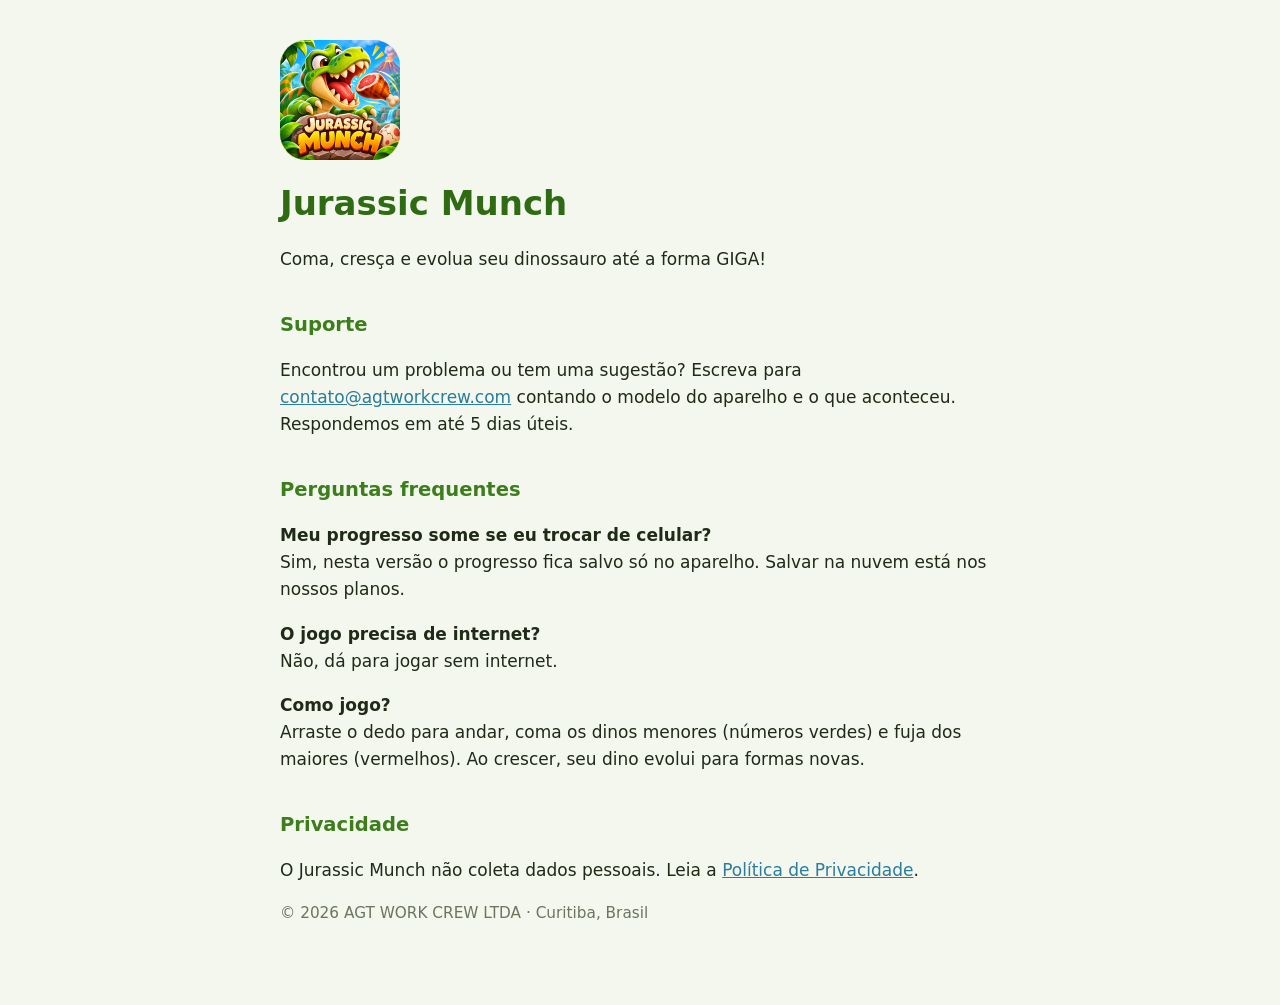
<file: index.html>
<!doctype html>
<html lang="pt-BR">
<head>
<meta charset="utf-8">
<meta name="viewport" content="width=device-width, initial-scale=1">
<title>Jurassic Munch — Suporte</title>
<link rel="stylesheet" href="estilo.css">
</head>
<body>
<main>
<img class="icone" src="icone.png" alt="Ícone do Jurassic Munch" width="120" height="120">
<h1>Jurassic Munch</h1>
<p>Coma, cresça e evolua seu dinossauro até a forma GIGA!</p>

<h2>Suporte</h2>
<p>Encontrou um problema ou tem uma sugestão? Escreva para <a href="mailto:contato@agtworkcrew.com">contato@agtworkcrew.com</a>
contando o modelo do aparelho e o que aconteceu. Respondemos em até 5 dias úteis.</p>

<h2>Perguntas frequentes</h2>
<p><strong>Meu progresso some se eu trocar de celular?</strong><br>
Sim, nesta versão o progresso fica salvo só no aparelho. Salvar na nuvem está nos nossos planos.</p>
<p><strong>O jogo precisa de internet?</strong><br>Não, dá para jogar sem internet.</p>
<p><strong>Como jogo?</strong><br>Arraste o dedo para andar, coma os dinos menores (números verdes) e fuja dos maiores (vermelhos).
Ao crescer, seu dino evolui para formas novas.</p>

<h2>Privacidade</h2>
<p>O Jurassic Munch não coleta dados pessoais. Leia a <a href="privacidade.html">Política de Privacidade</a>.</p>

<p class="rodape">© 2026 AGT WORK CREW LTDA · Curitiba, Brasil</p>
</main>
</body>
</html>
</file>
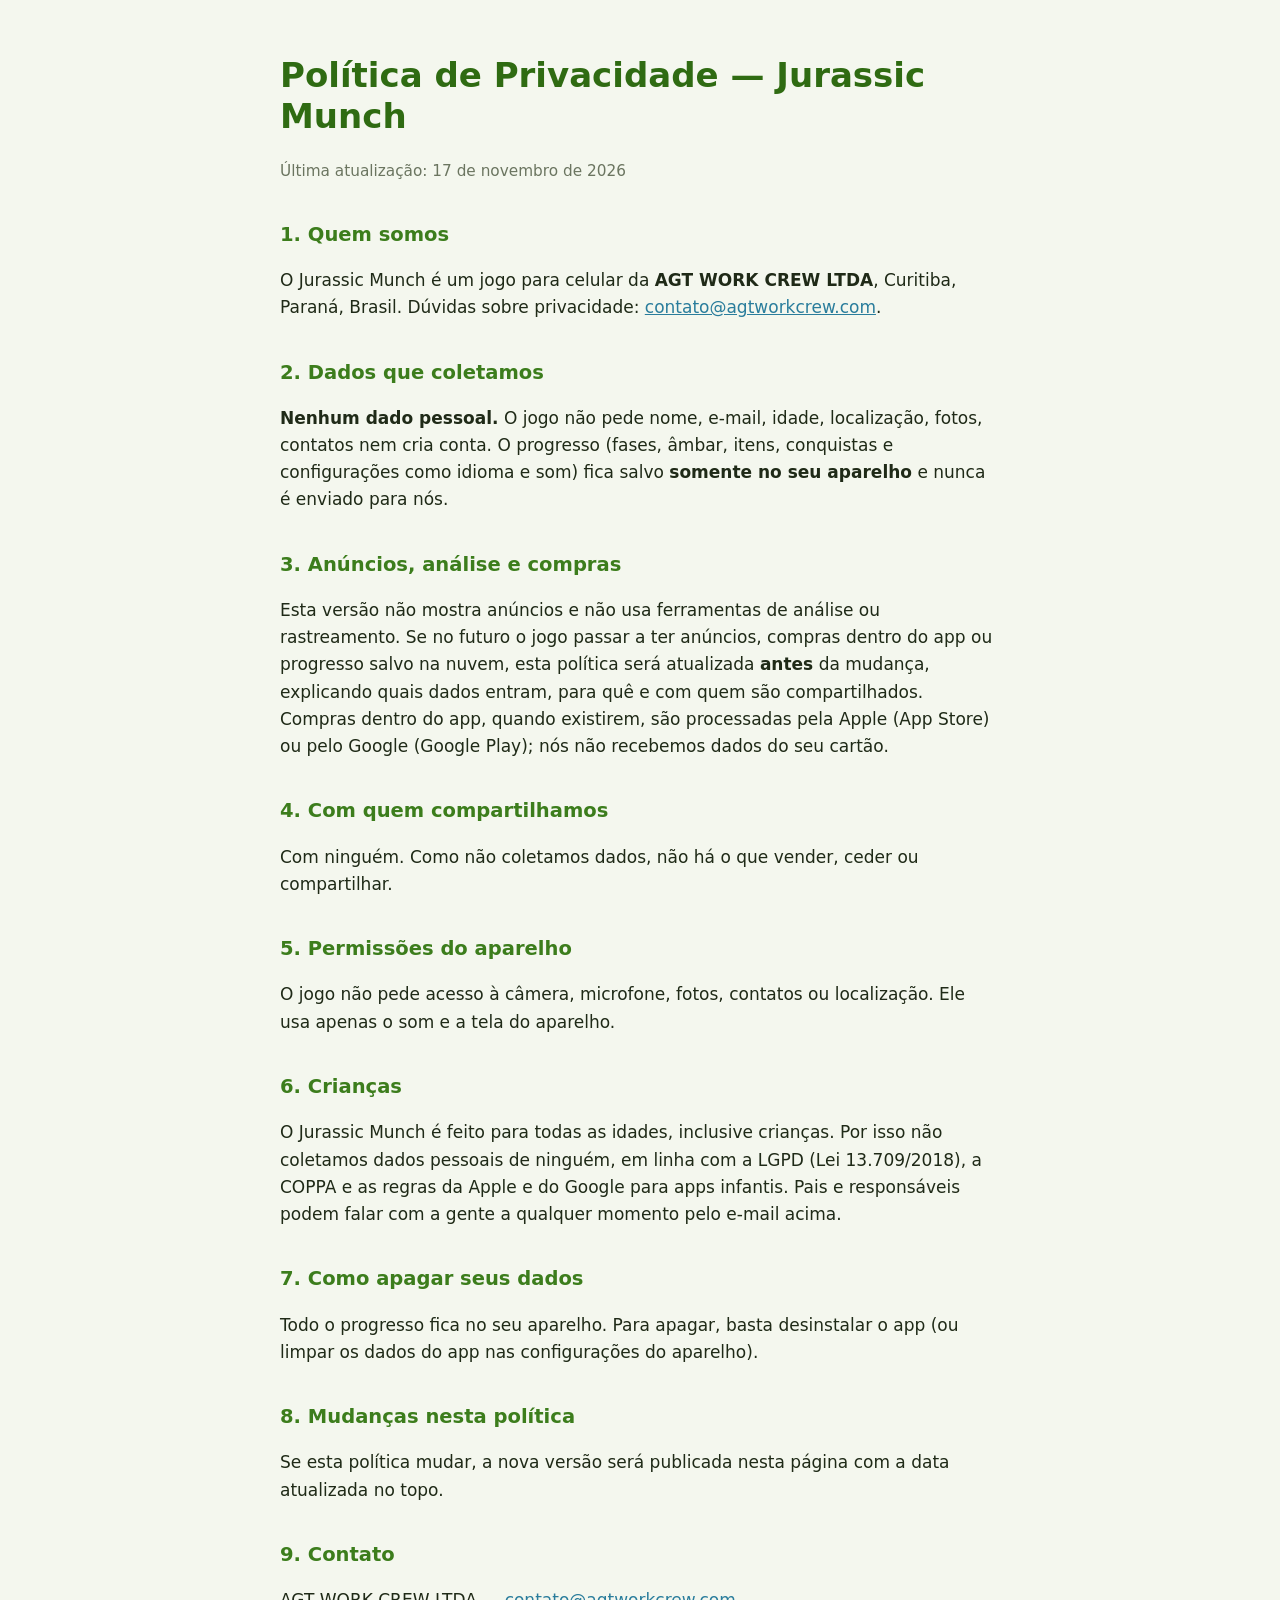
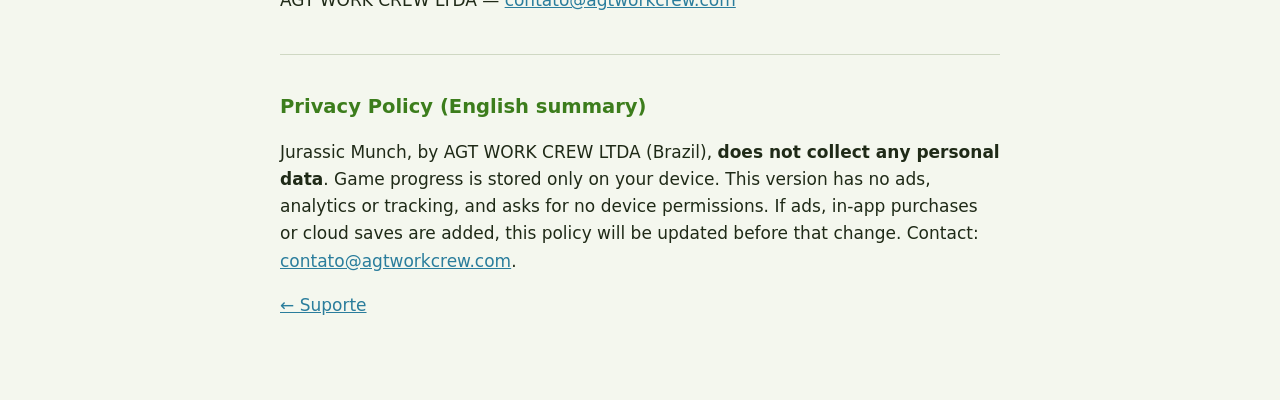
<file: privacidade.html>
<!doctype html>
<html lang="pt-BR">
<head>
<meta charset="utf-8">
<meta name="viewport" content="width=device-width, initial-scale=1">
<title>Política de Privacidade — Jurassic Munch</title>
<link rel="stylesheet" href="estilo.css">
</head>
<body>
<main>
<h1>Política de Privacidade — Jurassic Munch</h1>
<p class="data">Última atualização: 17 de novembro de 2026</p>

<h2>1. Quem somos</h2>
<p>O Jurassic Munch é um jogo para celular da <strong>AGT WORK CREW LTDA</strong>, Curitiba, Paraná, Brasil.
Dúvidas sobre privacidade: <a href="mailto:contato@agtworkcrew.com">contato@agtworkcrew.com</a>.</p>

<h2>2. Dados que coletamos</h2>
<p><strong>Nenhum dado pessoal.</strong> O jogo não pede nome, e-mail, idade, localização, fotos, contatos nem cria conta.
O progresso (fases, âmbar, itens, conquistas e configurações como idioma e som) fica salvo <strong>somente no seu aparelho</strong>
e nunca é enviado para nós.</p>

<h2>3. Anúncios, análise e compras</h2>
<p>Esta versão não mostra anúncios e não usa ferramentas de análise ou rastreamento.
Se no futuro o jogo passar a ter anúncios, compras dentro do app ou progresso salvo na nuvem, esta política será atualizada
<strong>antes</strong> da mudança, explicando quais dados entram, para quê e com quem são compartilhados.
Compras dentro do app, quando existirem, são processadas pela Apple (App Store) ou pelo Google (Google Play); nós não recebemos
dados do seu cartão.</p>

<h2>4. Com quem compartilhamos</h2>
<p>Com ninguém. Como não coletamos dados, não há o que vender, ceder ou compartilhar.</p>

<h2>5. Permissões do aparelho</h2>
<p>O jogo não pede acesso à câmera, microfone, fotos, contatos ou localização. Ele usa apenas o som e a tela do aparelho.</p>

<h2>6. Crianças</h2>
<p>O Jurassic Munch é feito para todas as idades, inclusive crianças. Por isso não coletamos dados pessoais de ninguém,
em linha com a LGPD (Lei 13.709/2018), a COPPA e as regras da Apple e do Google para apps infantis.
Pais e responsáveis podem falar com a gente a qualquer momento pelo e-mail acima.</p>

<h2>7. Como apagar seus dados</h2>
<p>Todo o progresso fica no seu aparelho. Para apagar, basta desinstalar o app (ou limpar os dados do app nas configurações do aparelho).</p>

<h2>8. Mudanças nesta política</h2>
<p>Se esta política mudar, a nova versão será publicada nesta página com a data atualizada no topo.</p>

<h2>9. Contato</h2>
<p>AGT WORK CREW LTDA — <a href="mailto:contato@agtworkcrew.com">contato@agtworkcrew.com</a></p>

<hr>
<h2 lang="en">Privacy Policy (English summary)</h2>
<p lang="en">Jurassic Munch, by AGT WORK CREW LTDA (Brazil), <strong>does not collect any personal data</strong>.
Game progress is stored only on your device. This version has no ads, analytics or tracking, and asks for no device permissions.
If ads, in-app purchases or cloud saves are added, this policy will be updated before that change.
Contact: <a href="mailto:contato@agtworkcrew.com">contato@agtworkcrew.com</a>.</p>
<p><a href="index.html">← Suporte</a></p>
</main>
</body>
</html>
</file>
<file: estilo.css>
body { margin: 0; background: #f4f7ee; color: #1f2a17; font: 17px/1.6 system-ui, -apple-system, "Segoe UI", Roboto, sans-serif; }
main { max-width: 720px; margin: 0 auto; padding: 32px 16px 64px; }
h1 { color: #2f6b12; line-height: 1.2; }
h2 { margin-top: 1.8em; font-size: 1.15em; color: #3c7d1c; }
a { color: #2a7d9c; }
.icone { display: block; border-radius: 26px; margin: 8px 0 4px; }
.data, .rodape { color: #6b7560; font-size: .9em; }
hr { border: 0; border-top: 1px solid #cfd8c3; margin: 40px 0 8px; }
@media (prefers-color-scheme: dark) {
  body { background: #151b10; color: #e5eedb; }
  h1 { color: #9ede6a; } h2 { color: #8ccf5c; } a { color: #7fd0ef; }
  hr { border-top-color: #3a4630; }
}
</file>
